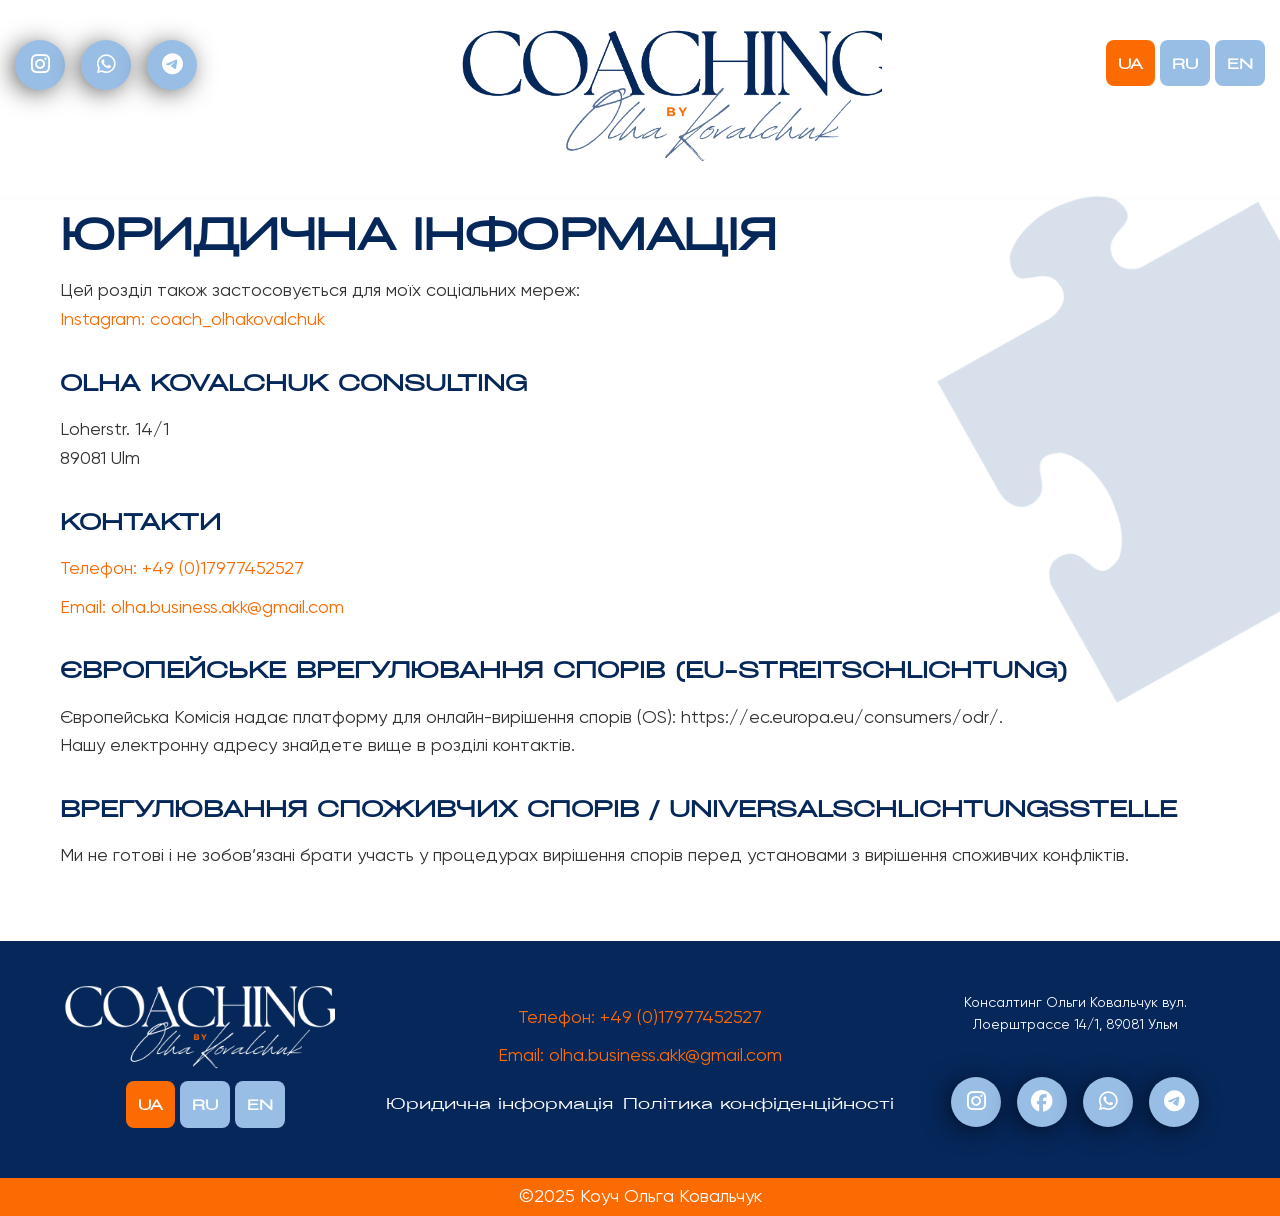
<file: Impressum.html>
<!DOCTYPE html>
<html lang="uk">
  <head>
    <meta charset="UTF-8" />
    <meta name="viewport" content="width=device-width, initial-scale=1.0" />
    <title>Ольга Ковальчук | Коуч ICF</title>
    <link
      rel="stylesheet"
      href="https://cdnjs.cloudflare.com/ajax/libs/font-awesome/6.4.2/css/all.min.css"
    />
    <link rel="stylesheet" href="style.css" />
    <link rel="preconnect" href="https://fonts.googleapis.com" />
    <link rel="preconnect" href="https://fonts.gstatic.com" crossorigin />
  </head>
  <body class="contract">
    <header class="header">
      <div class="header-container">
        <div class="header__top">
          <div class="social">
            <a
              href="https://www.instagram.com/coach_olhakovalchuk"
              target="_blank"
            >
              <i class="fa-brands fa-instagram"></i>
            </a>
            <a href="https://wa.me/+4917677452527" target="_blank">
              <i class="fa-brands fa-whatsapp"></i>
            </a>
            <a href="https://t.me/+4917677452527" target="_blank">
              <i class="fa-brands fa-telegram"></i>
            </a>
          </div>
          <a href="index.html" class="logo">
            <img
              src="images/OLGAKOVALCHUK.png"
              alt="Ольга Ковальчук | Коуч ICF"
            />
          </a>
          <div class="lang-switcher">
            <a href="index-ua.html" class="lang-btn active">UA</a>
            <a href="index-ru.html" class="lang-btn">RU</a>
            <a href="index-en.html" class="lang-btn">EN</a>
          </div>
        </div>

        <nav class="nav">
          <div class="lang-switcher mobile">
            <a href="index-ua.html" class="lang-btn active">UA</a>
            <a href="index-ru.html" class="lang-btn">RU</a>
            <a href="index-en.html" class="lang-btn">EN</a>
          </div>
        </nav>
      </div>
    </header>
    <section id="impressum" class="section">
      <div class="container">
        <h2 class="section-title">Юридична інформація</h2>

        <p>Цей розділ також застосовується для моїх соціальних мереж:</p>

        <div class="contac">
          <p>
            Instagram:
            <a
              href="https://www.instagram.com/coach_olhakovalchuk"
              target="_blank"
              >coach_olhakovalchuk</a
            >
          </p>
        </div>

        <h3>Olha Kovalchuk Consulting</h3>
        <p>
          Loherstr. 14/1<br />
          89081 Ulm
        </p>

        <h3>Контакти</h3>
        <div class="contac">
          <p>Телефон: <a href="tel:+4917977452527">+49 (0)17977452527</a></p>
          <p>
            Email:
            <a href="mailto:olha.business.akk@gmail.com"
              >olha.business.akk@gmail.com</a
            >
          </p>
        </div>
        <h3>Європейське врегулювання спорів (EU-Streitschlichtung)</h3>
        <p>
          Європейська Комісія надає платформу для онлайн-вирішення спорів (OS):
          <a href="https://ec.europa.eu/consumers/odr/" target="_blank"
            >https://ec.europa.eu/consumers/odr/</a
          >.<br />
          Нашу електронну адресу знайдете вище в розділі контактів.
        </p>

        <h3>Врегулювання споживчих спорів / Universal­schlichtungs­stelle</h3>
        <p>
          Ми не готові і не зобов’язані брати участь у процедурах вирішення
          спорів перед установами з вирішення споживчих конфліктів.
        </p>
      </div>
    </section>

    <footer id="contacts">
      <div class="container">
        <div>
          <a href="index.html" class="logo">
            <img
              src="images/OLGAKOVALCHUK-w.png"
              alt="Ольга Ковальчук | Коуч ICF"
            />
          </a>
          <div class="lang-switcher">
            <a href="index-ua.html" class="lang-btn active">UA</a>
            <a href="index-ru.html" class="lang-btn">RU</a>
            <a href="index-en.html" class="lang-btn">EN</a>
          </div>
        </div>
        <div>
          <div class="contac">
            <p>Телефон: <a href="tel:+4917977452527">+49 (0)17977452527</a></p>
            <p>
              Email:
              <a href="mailto:olha.business.akk@gmail.com"
                >olha.business.akk@gmail.com</a
              >
            </p>
          </div>

          <div class="contracts">
            <a href="Impressum.html">Юридична інформація</a>
            <a href="PrivacyPolicy.html">Політика конфіденційності</a>
          </div>
        </div>
        <div>
          <div class="text">
            Консалтинг Ольги Ковальчук вул. Лоерштрассе 14/1, 89081 Ульм
          </div>
          <div class="social">
            <a
              href="https://www.instagram.com/coach_olhakovalchuk"
              target="_blank"
            >
              <i class="fa-brands fa-instagram"></i>
            </a>
            <a href="https://www.facebook.com/твій_нік" target="_blank">
              <i class="fa-brands fa-facebook"></i>
            </a>
            <a href="https://wa.me/+4917677452527" target="_blank">
              <i class="fa-brands fa-whatsapp"></i>
            </a>
            <a href="https://t.me/+4917677452527" target="_blank">
              <i class="fa-brands fa-telegram"></i>
            </a>
          </div>
        </div>
      </div>
      <div class="bottom-footer">
        <p>©2025 Коуч Ольга Ковальчук</p>
      </div>
    </footer>
  </body>
</html>
</file>
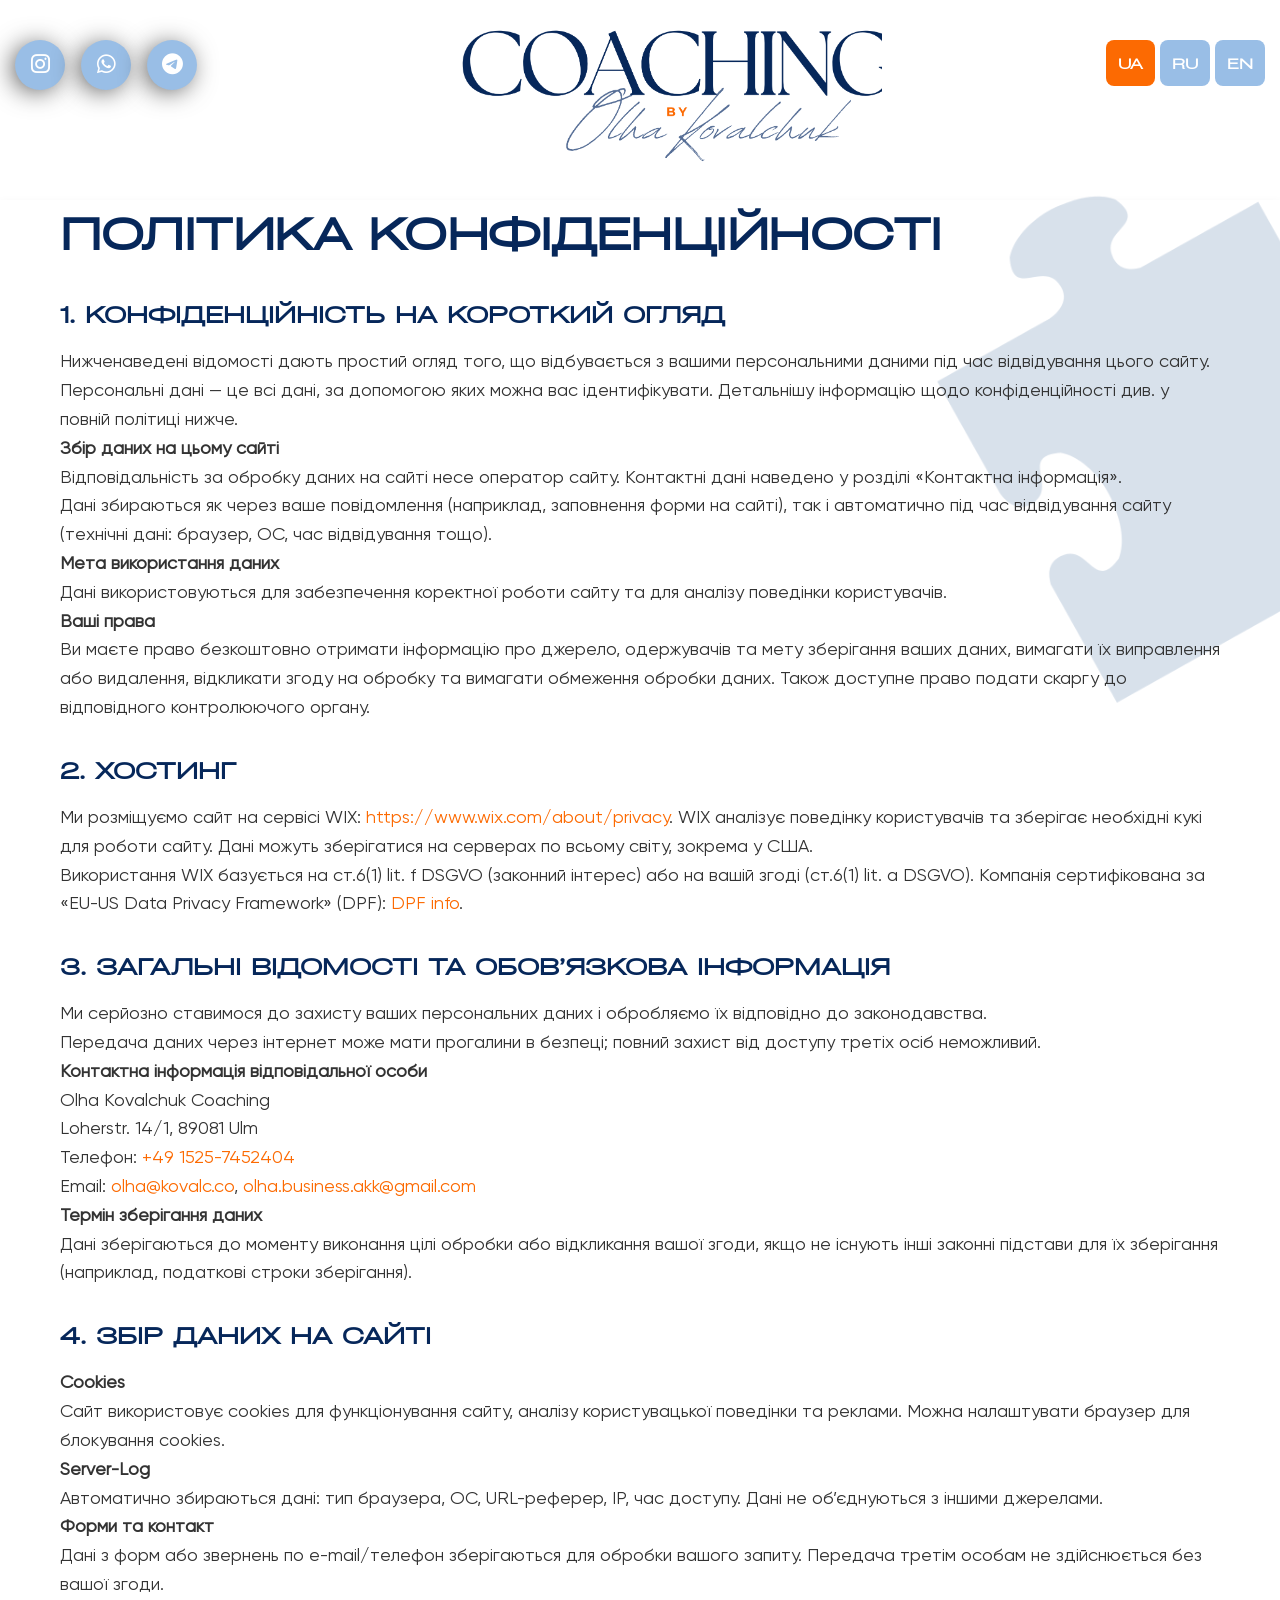
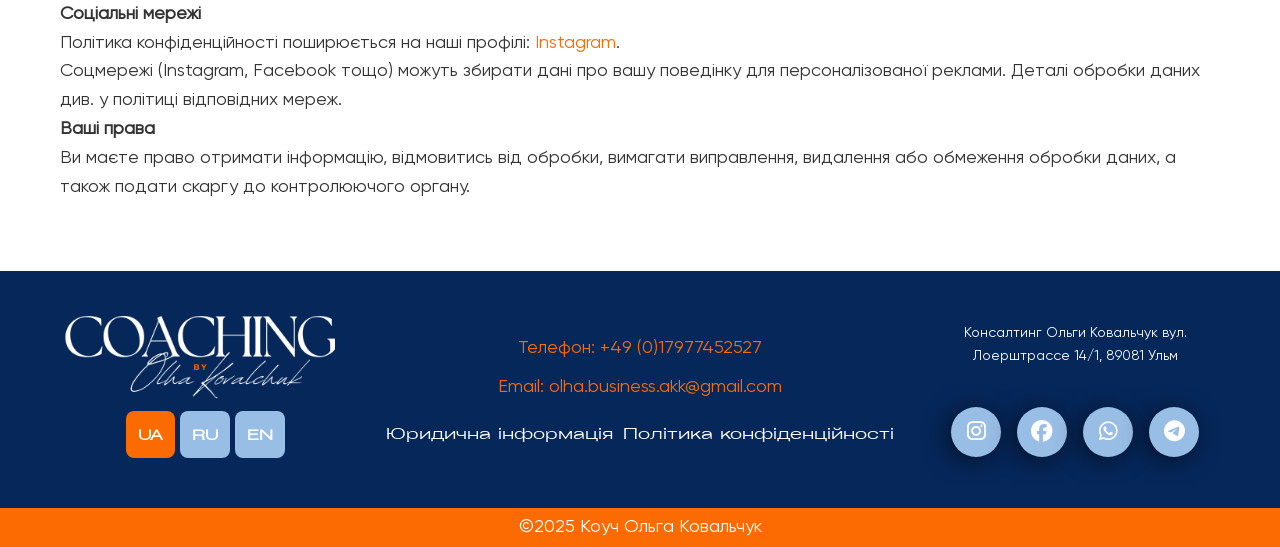
<file: PrivacyPolicy.html>
<!DOCTYPE html>
<html lang="uk">
  <head>
    <meta charset="UTF-8" />
    <meta name="viewport" content="width=device-width, initial-scale=1.0" />
    <title>Ольга Ковальчук | Коуч ICF</title>
    <link
      rel="stylesheet"
      href="https://cdnjs.cloudflare.com/ajax/libs/font-awesome/6.4.2/css/all.min.css"
    />
    <link rel="stylesheet" href="style.css" />
    <link rel="preconnect" href="https://fonts.googleapis.com" />
    <link rel="preconnect" href="https://fonts.gstatic.com" crossorigin />
  </head>
  <body class="contract">
    <header class="header">
      <div class="header-container">
        <div class="header__top">
          <div class="social">
            <a
              href="https://www.instagram.com/coach_olhakovalchuk"
              target="_blank"
            >
              <i class="fa-brands fa-instagram"></i>
            </a>
            <a href="https://wa.me/+4917677452527" target="_blank">
              <i class="fa-brands fa-whatsapp"></i>
            </a>
            <a href="https://t.me/+4917677452527" target="_blank">
              <i class="fa-brands fa-telegram"></i>
            </a>
          </div>
          <a href="index.html" class="logo">
            <img
              src="images/OLGAKOVALCHUK.png"
              alt="Ольга Ковальчук | Коуч ICF"
            />
          </a>
          <div class="lang-switcher">
            <a href="index-ua.html" class="lang-btn active">UA</a>
            <a href="index-ru.html" class="lang-btn">RU</a>
            <a href="index-en.html" class="lang-btn">EN</a>
          </div>
        </div>

        <nav class="nav">
          <div class="lang-switcher mobile">
            <a href="index-ua.html" class="lang-btn active">UA</a>
            <a href="index-ru.html" class="lang-btn">RU</a>
            <a href="index-en.html" class="lang-btn">EN</a>
          </div>
        </nav>
      </div>
    </header>
    <section id="privacy" class="section">
      <div class="container">
        <h2 class="section-title">Політика конфіденційності</h2>

        <h3>1. Конфіденційність на короткий огляд</h3>
        <p>
          Нижченаведені відомості дають простий огляд того, що відбувається з
          вашими персональними даними під час відвідування цього сайту.
          Персональні дані — це всі дані, за допомогою яких можна вас
          ідентифікувати. Детальнішу інформацію щодо конфіденційності див. у
          повній політиці нижче.
        </p>

        <h4>Збір даних на цьому сайті</h4>
        <p>
          Відповідальність за обробку даних на сайті несе оператор сайту.
          Контактні дані наведено у розділі «Контактна інформація».
        </p>
        <p>
          Дані збираються як через ваше повідомлення (наприклад, заповнення
          форми на сайті), так і автоматично під час відвідування сайту
          (технічні дані: браузер, ОС, час відвідування тощо).
        </p>

        <h4>Мета використання даних</h4>
        <p>
          Дані використовуються для забезпечення коректної роботи сайту та для
          аналізу поведінки користувачів.
        </p>

        <h4>Ваші права</h4>
        <p>
          Ви маєте право безкоштовно отримати інформацію про джерело,
          одержувачів та мету зберігання ваших даних, вимагати їх виправлення
          або видалення, відкликати згоду на обробку та вимагати обмеження
          обробки даних. Також доступне право подати скаргу до відповідного
          контролюючого органу.
        </p>

        <h3>2. Хостинг</h3>
        <p>
          Ми розміщуємо сайт на сервісі WIX:
          <a href="https://www.wix.com/about/privacy" target="_blank"
            >https://www.wix.com/about/privacy</a
          >. WIX аналізує поведінку користувачів та зберігає необхідні кукі для
          роботи сайту. Дані можуть зберігатися на серверах по всьому світу,
          зокрема у США.
        </p>
        <p>
          Використання WIX базується на ст.6(1) lit. f DSGVO (законний інтерес)
          або на вашій згоді (ст.6(1) lit. a DSGVO). Компанія сертифікована за
          «EU-US Data Privacy Framework» (DPF):
          <a
            href="https://www.dataprivacyframework.gov/s/participant-search/participantdetail?contact=true&id=a2zt0000000GnbGAAS&status=Active"
            target="_blank"
            >DPF info</a
          >.
        </p>

        <h3>3. Загальні відомості та обов’язкова інформація</h3>
        <p>
          Ми серйозно ставимося до захисту ваших персональних даних і обробляємо
          їх відповідно до законодавства.
        </p>
        <p>
          Передача даних через інтернет може мати прогалини в безпеці; повний
          захист від доступу третіх осіб неможливий.
        </p>

        <h4>Контактна інформація відповідальної особи</h4>
        <p>
          Olha Kovalchuk Coaching<br />
          Loherstr. 14/1, 89081 Ulm<br />
          Телефон: <a href="tel:+4915257452404">+49 1525-7452404</a><br />
          Email: <a href="mailto:olha@kovalc.co">olha@kovalc.co</a>,
          <a href="mailto:olha.business.akk@gmail.com"
            >olha.business.akk@gmail.com</a
          >
        </p>

        <h4>Термін зберігання даних</h4>
        <p>
          Дані зберігаються до моменту виконання цілі обробки або відкликання
          вашої згоди, якщо не існують інші законні підстави для їх зберігання
          (наприклад, податкові строки зберігання).
        </p>

        <h3>4. Збір даних на сайті</h3>
        <h4>Cookies</h4>
        <p>
          Сайт використовує cookies для функціонування сайту, аналізу
          користувацької поведінки та реклами. Можна налаштувати браузер для
          блокування cookies.
        </p>

        <h4>Server-Log</h4>
        <p>
          Автоматично збираються дані: тип браузера, ОС, URL-реферер, IP, час
          доступу. Дані не об’єднуються з іншими джерелами.
        </p>

        <h4>Форми та контакт</h4>
        <p>
          Дані з форм або звернень по e-mail/телефон зберігаються для обробки
          вашого запиту. Передача третім особам не здійснюється без вашої згоди.
        </p>

        <h4>Соціальні мережі</h4>
        <p>
          Політика конфіденційності поширюється на наші профілі:
          <a
            href="https://www.instagram.com/coach_olhakovalchuk"
            target="_blank"
            >Instagram</a
          >.
        </p>
        <p>
          Соцмережі (Instagram, Facebook тощо) можуть збирати дані про вашу
          поведінку для персоналізованої реклами. Деталі обробки даних див. у
          політиці відповідних мереж.
        </p>

        <h4>Ваші права</h4>
        <p>
          Ви маєте право отримати інформацію, відмовитись від обробки, вимагати
          виправлення, видалення або обмеження обробки даних, а також подати
          скаргу до контролюючого органу.
        </p>
      </div>
    </section>

    <footer id="contacts">
      <div class="container">
        <div>
          <a href="index.html" class="logo">
            <img
              src="images/OLGAKOVALCHUK-w.png"
              alt="Ольга Ковальчук | Коуч ICF"
            />
          </a>
          <div class="lang-switcher">
            <a href="index-ua.html" class="lang-btn active">UA</a>
            <a href="index-ru.html" class="lang-btn">RU</a>
            <a href="index-en.html" class="lang-btn">EN</a>
          </div>
        </div>
        <div>
          <div class="contac">
            <p>Телефон: <a href="tel:+4917977452527">+49 (0)17977452527</a></p>
            <p>
              Email:
              <a href="mailto:olha.business.akk@gmail.com"
                >olha.business.akk@gmail.com</a
              >
            </p>
          </div>

          <div class="contracts">
            <a href="Impressum.html">Юридична інформація</a>
            <a href="PrivacyPolicy.html">Політика конфіденційності</a>
          </div>
        </div>
        <div>
          <div class="text">
            Консалтинг Ольги Ковальчук вул. Лоерштрассе 14/1, 89081 Ульм
          </div>
          <div class="social">
            <a
              href="https://www.instagram.com/coach_olhakovalchuk"
              target="_blank"
            >
              <i class="fa-brands fa-instagram"></i>
            </a>
            <a href="https://www.facebook.com/твій_нік" target="_blank">
              <i class="fa-brands fa-facebook"></i>
            </a>
            <a href="https://wa.me/+4917677452527" target="_blank">
              <i class="fa-brands fa-whatsapp"></i>
            </a>
            <a href="https://t.me/+4917677452527" target="_blank">
              <i class="fa-brands fa-telegram"></i>
            </a>
          </div>
        </div>
      </div>
      <div class="bottom-footer">
        <p>©2025 Коуч Ольга Ковальчук</p>
      </div>
    </footer>
  </body>
</html>
</file>
<file: style.css>
@font-face {
  font-family: "Grotesk";
  src: url("./fonts//cy-grotesk-grand-regular.ttf") format("truetype");
  font-weight: 400;
  font-style: normal;
}

@font-face {
  font-family: "Gilroy";
  src: url("./fonts/Gilroy-Regular.ttf") format("opentype");
  font-weight: 400;
  font-style: normal;
}

@font-face {
  font-family: "LindseySignature";
  src: url("./fonts/LindseySignature.ttf") format("opentype");
  font-weight: 400;
  font-style: normal;
}

:root {
  --blue: #06275a;
  --orange: #fc6a02;
  --blue-light: #99bee6;
  --white: #ffffff;
  --black: #333333;
  --font-heading: "Grotesk", sans-serif;
  --font-text: "Gilroy", sans-serif;
  --font-signature: "LindseySignature", sans-serif;
}

*,
*::before,
*::after {
  box-sizing: border-box;
  margin: 0;
  padding: 0;
}

img,
picture,
video,
canvas,
svg {
  display: block;
  max-width: 100%;
  height: auto;
}

input,
button,
textarea,
select {
  font: inherit;
  border: none;
  background: none;
}

button {
  cursor: pointer;
}

a {
  color: inherit;
  text-decoration: none;
}

ul,
ol {
  list-style: none;
}

table {
  border-collapse: collapse;
  border-spacing: 0;
}

:focus {
  outline: none;
}

html,
body {
  height: 100%;
  scroll-behavior: smooth;
  font-size: 18px;
  line-height: 1.6;
}

body {
  font-family: var(--font-text);
  background: var(--white);
  color: var(--black);
  overflow-x: hidden;
}

.container {
  max-width: 1200px;
  margin: 0 auto;
  padding: 0 20px;
}

.header {
  position: relative;
  top: 0;
  left: 0;
  width: 100%;
  background: var(--white);
  padding: 0 15px;
  box-shadow: 0 3px 10px rgba(0, 0, 0, 0.05);
  z-index: 1000;
  min-height: 100vh;
  display: flex;
  flex-direction: column;
  align-items: center;
  overflow-x: hidden;
}

.header::after {
  position: absolute;
  content: "";
  background-image: url(images/back.png);
  background-repeat: no-repeat;
  background-size: contain;
  right: -36vw;
  top: 150px;
  height: 70vh;
  width: 63vw;
  z-index: -1;
  opacity: 0.3;
}

.header__top {
  display: flex;
  align-items: flex-start;
  justify-content: space-between;
  width: 100vw;
  padding: 0 15px;
  max-width: 1300px;
  margin: auto;
}

.header__inner {
  display: flex;
  justify-content: space-between;
  align-items: center;
}

.logo {
  height: 200px;
  overflow: hidden;
  display: flex;
  justify-content: center;
}

.logo img {
  height: 575px;
  object-fit: contain;
  object-position: 25px -50px;
}

.nav {
  display: flex;
  align-items: center;
  justify-content: center;
  width: 100%;
}

.nav-list {
  display: flex;
  gap: 50px;
}

.nav-list a {
  font-size: 17px;
  transition: 0.3s;
  color: var(--black);
  font-family: var(--font-heading);
}

.nav-list a:hover {
  color: var(--orange);
}

.btn-join {
  padding: 8px 14px 12px;
  background: var(--orange);
  color: var(--white);
  border-radius: 0;
  font-size: 20px;
}

nav a.btn-join {
  padding: 8px 14px 12px;
  background: var(--blue-light);
  color: var(--white);
  border-radius: 0;
  font-size: 20px;
  font-weight: 300;
}

.btn-join i {
  padding-right: 15px;
  font-size: 20px;
}

.burger {
  display: none;
  flex-direction: column;
  gap: 5px;
  cursor: pointer;
  padding-top: 25px;
}

.burger span {
  width: 25px;
  height: 2px;
  background: var(--blue);
  transition: 0.3s;
}

.burger.active span:nth-child(1) {
  transform: rotate(45deg) translate(5px, 5px);
}
.burger.active span:nth-child(2) {
  opacity: 0;
}
.burger.active span:nth-child(3) {
  transform: rotate(-45deg) translate(5px, -5px);
}

@media (max-width: 1200px) and (min-width: 1048px) {
  .nav-list a {
    font-size: 14px;
  }
  .nav-list {
    gap: 10px;
  }
}
@media (max-width: 1048px) {
  .nav {
    position: absolute;
    top: 0;
    right: 0;
    background: var(--blue);
    height: 70vh;
    width: 100%;
    display: none;
    flex-direction: column;
    padding: 20px;
    gap: 15px;
    z-index: 100000;
  }
  .nav-list a {
    color: var(--white);
    font-size: 15px;
  }
  .nav.open {
    display: flex;
  }
  .nav-list {
    flex-direction: column;
    align-items: center;
    gap: 15px;
  }
  .burger {
    display: flex;
    position: relative;
    right: 0;
    z-index: 1000000;
  }
  .open .burger span {
    background: var(--white);
  }
  .logo img {
    height: 300px;
    object-fit: contain;
    object-position: -5px -28px;
  }

  .header::after {
    display: none;
  }
}

.hero {
  display: flex;
  align-items: center;
  justify-content: center;
  gap: 50px;
  padding-top: 60px;
}

.hero > img {
  max-height: 60vh;
}

.hero-container {
  display: flex;
  flex-direction: column;
  align-items: center;
  justify-content: center;
}

.hero__content {
  position: relative;
  text-align: center;
  max-width: 735px;
  animation: fadeUp 1.3s ease forwards;
  opacity: 0;
  transform: translateY(20px);
}

.hero-container h2 {
  font-size: 20px;
  letter-spacing: -0.5px;
  color: var(--blue);
  margin-bottom: 10px;
  text-transform: uppercase;
  font-family: var(--font-heading);
  text-align: center;
  background-color: #c4dbf3;
  padding: 10px;
}

.hero__title {
  font-size: 40px;
  margin-bottom: 20px;
  letter-spacing: 3px;
  text-align: center;
}

.hero__title span {
  font-family: var(--font-heading);
  text-transform: uppercase;
  font-size: 33px;
  display: block;
  margin-top: -10px;
  color: var(--blue-light);
  font-weight: 500;
  margin: 5px auto;
  text-shadow: 0 1px 2px rgba(0, 0, 0, 0.15);
}

.hero__text {
  font-size: 20px;
  line-height: 1.6;
  margin-bottom: 30px;
  margin-top: 20px;
  position: relative;
  display: block;
  text-align: center;
}

.btn {
  display: inline-flex;
  align-items: center;
  gap: 10px;
  background: var(--blue);
  color: var(--white);
  padding: 12px 25px;
  font-size: 20px;
  text-transform: uppercase;
  border-radius: 130px;
  transition: background 0.3s ease, color 0.3s ease;
}

.btn:hover {
  background-color: var(--orange);
}

.btn i {
  font-size: 30px;
}

@keyframes fadeUp {
  to {
    opacity: 1;
    transform: translateY(0);
  }
}

@media (max-width: 1048px) {
  .header {
    height: auto;
    min-height: 100vh;
    background: linear-gradient(
        to bottom,
        rgba(255, 255, 255, 0.4),
        rgba(255, 255, 255, 0)
      ),
      url("images/header-m.png") center/cover no-repeat;
  }
  .hero > img {
    display: none;
  }
  .hero__title {
    font-size: 14px;
    margin-bottom: 0;
  }
  .hero__title span {
    font-size: 25px;
    margin: 5px auto;
    color: var(--blue);
  }
  .header__top .mobile {
    display: none;
  }
  .hero-container {
    position: absolute;
    bottom: 0;
    margin: 20px;
    display: flex;
    background-color: rgba(255, 255, 255, 0.4);
    padding: 15px;
  }
  .hero__text {
    font-size: 14px;
    margin-bottom: 5px;
    font-weight: 600;
    margin-top: 0;
  }
  .btn i {
    font-size: 15px;
  }
  .btn {
    font-size: 12px;
    margin: auto;
  }
}

.social {
  display: flex;
  align-items: center;
  justify-content: center;
  gap: 16px;
  padding-top: 40px;
}

.social a {
  font-size: 1.2rem;
  color: var(--white);
  background-color: var(--blue-light);
  width: 50px;
  height: 50px;
  border-radius: 100%;
  display: flex;
  align-items: center;
  justify-content: center;
  transition: color 0.3s ease;
  box-shadow: -4px 3px 27px -3px rgba(0, 0, 0, 0.75);
}

.social a:hover {
  color: var(--blue);
}

.lang-switcher {
  display: flex;
  gap: 5px;
  align-items: center;
  padding-top: 40px;
}

.lang-btn {
  padding: 12px;
  background: var(--blue-light);
  color: var(--white);
  font-weight: 600;
  font-family: var(--font-heading);
  border-radius: 8px;
  transition: 0.3s;
  font-size: 14px;
}

.lang-btn:hover {
  background: var(--orange);
  color: var(--white);
}

.lang-btn.active {
  background: var(--orange);
  color: var(--white);
}

@media (min-width: 1047px) {
  .nav .mobile {
    display: none;
  }
}

section {
  padding: 140px 0 70px;
}
.experience {
  position: relative;
  background: var(--bg-cream);
  overflow: hidden;
  color: #fff;
  padding-bottom: 0;
}

.experience::before {
  content: "";
  position: absolute;
  top: 0;
  left: 0;
  width: 100%;
  height: 130%;
  background-image: url("images/about-back.jpg");
  background-size: cover;
  background-position: center;
  background-repeat: no-repeat;
  transform: translateY(0);
  transition: transform 0.2s linear;
  will-change: transform;
  z-index: 0;
}

.services.experience::before {
  background-image: url("images/services-back.png");
}

.experience .container {
  position: relative;
  z-index: 2;
}

.exp-bg {
  position: absolute;
  top: -100px;
  right: -100px;
  width: 400px;
  height: 400px;
  background: radial-gradient(
    circle,
    var(--accent-terracotta) 0%,
    transparent 70%
  );
  opacity: 0.15;
  filter: blur(100px);
  z-index: 1;
}

.exp-header {
  text-align: center;
  max-width: 600px;
  margin: 0 auto 80px;
}

h2 {
  font-size: 42px;
  letter-spacing: -0.5px;
  color: var(--blue);
  margin-bottom: 10px;
  text-transform: uppercase;
  font-family: var(--font-heading);
}

.exp-header p {
  font-size: 18px;
  color: var(--text-muted);
}

.exp-card p span {
  color: var(--orange);
  font-size: 20px;
  text-transform: uppercase;
}

.exp-grid {
  display: grid;
  grid-template-columns: repeat(auto-fit, minmax(280px, 1fr));
  gap: 40px;
  color: var(--black);
}

.exp-card {
  background: #fff;
  border-radius: 24px;
  padding: 40px 32px;
  box-shadow: 0 10px 40px rgba(0, 0, 0, 0.04);
  position: relative;
}

.exp-num {
  position: absolute;
  top: 24px;
  right: 32px;
  font-size: 56px;
  font-weight: 700;
  opacity: 0.5;
  color: var(--blue-light);
  font-family: "Oswald", sans-serif;
  text-shadow: 0 1px 2px rgba(0, 0, 0, 0.15);
}

h3 {
  font-size: 22px;
  margin-bottom: 16px;
  color: var(--blue);
  font-family: var(--font-heading);
  text-transform: uppercase;
}

.exp-card p {
  color: var(--text-dark);
  line-height: 1.6;
  font-size: 17px;
}
.experience .logo {
  margin-top: 50px;
}
@media (max-width: 768px) {
  section {
    padding: 80px 0;
  }

  h2 {
    font-size: 30px;
    text-align: center;
  }

  .exp-card {
    padding: 28px 24px;
  }

  .exp-num {
    font-size: 42px;
  }
}

.clients {
  color: var(--blue);
  position: relative;
}

.clients::after {
  position: absolute;
  content: "";
  background-image: url(images/back.png);
  background-repeat: no-repeat;
  background-size: contain;
  left: -18px;
  top: 0;
  height: 118vh;
  width: 73vw;
  z-index: -1;
  opacity: 0.4;
}

.clients-grid {
  display: grid;
  grid-template-columns: repeat(auto-fit, minmax(280px, 1fr));
  gap: 30px;
  align-items: center;
}

.clients-grid .card {
  display: flex;
  flex-direction: column;
  align-items: center;
  justify-content: center;
}

.clients-grid .card p {
  margin-bottom: -70px;
  text-align: center;
  padding: 15px;
}
.clients-grid .card .logo img {
  height: 256px;
  object-fit: contain;
  object-position: -5px 80px;
}

.client-card {
  position: relative;
  height: 400px;
  border-radius: 20px;
  overflow: hidden;
  background-size: cover;
  background-position: top;
  cursor: pointer;
  display: flex;
  align-items: center;
  justify-content: center;
  transition: transform 0.3s ease, box-shadow 0.3s ease;
}

.client-card:hover {
  transform: translateY(-10px);
  box-shadow: 0 15px 40px rgba(0, 0, 0, 0.3);
}

.client-overlay {
  position: absolute;
  inset: 0;
  background: rgba(0, 0, 0, 0.75);
  color: #fff;
  display: flex;
  flex-direction: column;
  align-items: center;
  justify-content: center;
  text-align: center;
  padding: 20px;
  transition: background 0.3s ease;
}

.client-card:hover .client-overlay {
  background: rgba(0, 0, 0, 0.6);
}

.client-overlay h3 {
  margin-bottom: 15px;
  font-size: 20px;
  font-family: var(--font-heading);
  color: var(--white);
  line-height: 1.6;
}

.client-btn {
  position: absolute;
  bottom: 20px;
  background: var(--white);
  color: var(--blue);
  padding: 8px 16px;
  border-radius: 50px;
  font-weight: 600;
  font-size: 16px;
  cursor: pointer;
  transition: background 0.3s ease, color 0.3s ease;
}

.client-btn:hover {
  background: var(--orange);
  color: #fff;
}

.btn-small {
  background: var(--white);
  color: var(--blue);
  padding: 8px 16px;
  border-radius: 50px;
  font-weight: 600;
  font-size: 16px;
  cursor: pointer;
  margin-top: 20px;
  border: 1px solid var(--blue);
  transition: background 0.3s ease, color 0.3s ease;
}

.btn-small:hover {
  background: var(--orange);
  color: #fff;
}

.modal {
  position: fixed;
  top: 0;
  left: 0;
  width: 100%;
  height: 100%;
  display: none;
  background: rgba(0, 0, 0, 0.6);
  align-items: center;
  justify-content: center;
  z-index: 10000;
  padding: 20px;
  overflow-y: auto;
}

.modal-content {
  background: #fff;
  padding: 30px;
  border-radius: 20px;
  max-width: 600px;
  width: 100%;
  text-align: center;
  position: relative;
  margin: 40px auto;
  max-height: 90vh;
  overflow-y: auto;
}

.modal .btn {
  font-size: 16px;
  text-transform: lowercase;
  margin-top: 30px;
}

.modal-content {
  background: #fff;
  padding: 30px;
  border-radius: 20px;
  max-width: 500px;
  width: 100%;
  text-align: center;
  position: relative;
}

.modal-close {
  position: absolute;
  top: 15px;
  right: 20px;
  font-size: 28px;
  cursor: pointer;
}

@media (max-width: 768px) {
  .client-card {
    height: 300px;
  }

  .client-overlay h3 {
    font-size: 18px;
  }
}

.certs {
  position: relative;
  padding: 10px 10px 20px;
  max-width: 800px;
  margin: 30px auto;
}

.certs h3 {
  margin-top: 40px;
  color: #fff;
  text-align: center;
}

.certs p {
  text-align: center;
}

.certs-carousel {
  position: relative;
  max-width: 100%;
  margin: 12px auto 0;
}

#reviews .certs-carousel {
  max-width: 800px;
}
.certs-viewport {
  position: relative;
  overflow: visible;
  perspective: 100%;
  -webkit-mask-image: linear-gradient(
    90deg,
    transparent 0%,
    #000 7%,
    #000 93%,
    transparent 100%
  );
  mask-image: linear-gradient(
    90deg,
    transparent 0%,
    #000 7%,
    #000 93%,
    transparent 100%
  );
  padding: 30px;
}
.certs-slide {
  position: absolute;
  left: 50%;
  top: 0;
  width: clamp(200px, 36vw, 300px);
  aspect-ratio: 4/3;
  transform: translate3d(-50%, 0, 0);
  transform-style: preserve-3d;
  transition: transform 0.45s cubic-bezier(0.22, 0.61, 0.36, 1),
    opacity 0.35s ease, filter 0.35s ease;
  will-change: transform;
  z-index: 1;
  opacity: 0.85;
}
.certs-slide.is-active {
  z-index: 30;
  opacity: 1;
}
.certs-slide img {
  width: 100%;
  height: 100%;
  object-fit: cover;
  display: block;
  border-radius: 18px;
  background: #fff;
  box-shadow: 0 24px 60px rgba(0, 0, 0, 0.18),
    0 6px 20px rgba(107, 107, 107, 0.25);
  border: 1px solid #00000010;
  pointer-events: auto;
  cursor: pointer;
}

.certs-btn {
  position: absolute;
  top: 40%;
  transform: translateY(-50%);
  width: 44px;
  height: 44px;
  border-radius: 50%;
  border: 0;
  background: var(--orange);
  color: #fff;
  box-shadow: -4px 3px 29px 4px rgba(0, 0, 0, 0.25);
  cursor: pointer;
  z-index: 40;
  transition: transform 0.18s ease, box-shadow 0.18s ease, filter 0.18s ease;
}
.certs-btn.prev {
  left: -6px;
}
.certs-btn.next {
  right: -6px;
}

.certs-btn::before {
  content: "";
  position: absolute;
  inset: 0;
  width: 16px;
  height: 16px;
  margin: auto;
  background: #fff;
  clip-path: polygon(30% 50%, 70% 20%, 70% 80%);
  transform: rotate(180deg);
}
.certs-btn.next::before {
  transform: none;
}

.certs-btn:hover {
  transform: translateY(-50%) scale(1.04);
  box-shadow: 0 18px 34px rgba(133, 133, 133, 0.55);
  filter: saturate(1.05);
}
.certs-btn:active {
  transform: translateY(-50%) scale(0.98);
  box-shadow: 0 10px 20px rgba(127, 126, 126, 0.5);
}
.certs-btn:focus-visible {
  outline: none;
  box-shadow: 0 0 0 3px #fff, 0 0 0 6px rgba(129, 129, 129, 0.85);
}
@media (max-width: 1048px) {
  .certs-btn.prev {
    left: 4px;
  }
  .certs-btn.next {
    right: 4px;
  }
}
@media (max-width: 560px) {
  .certs-btn {
    width: 40px;
    height: 40px;
  }
}

.certs-dots {
  display: flex;
  gap: 10px;
  align-items: center;
  justify-content: center;
  flex-wrap: wrap;
  margin-top: -50px;
}
.certs-dot {
  width: 8px;
  height: 8px;
  border-radius: 999px;
  background: #d7d7d7;
  border: 0;
  cursor: pointer;
  transition: transform 0.18s ease, background 0.18s ease, box-shadow 0.18s ease;
}
.certs-dot[aria-selected="true"] {
  background: var(--accent);
  transform: scale(1.35);
  box-shadow: 0 0 0 6px rgba(171, 165, 166, 0.15);
}

.certs-progress {
  height: 4px;
  border-radius: 999px;
  overflow: hidden;
  margin: 14px auto 0;
  max-width: 680px;
}
.certs-progress span {
  display: block;
  height: 100%;
  width: 0%;
  background: var(--accent);
  box-shadow: 0 6px 16px rgba(160, 155, 156, 0.45);
}

@media (max-width: 560px) {
  .certs {
    padding: 0 15px;
  }
  .certs-viewport {
    padding: 34px 0 48px;
  }
}

.experience h2 {
  color: #fff;
}

.services .exp-card {
  display: flex;
  flex-direction: column;
  align-items: center;
  justify-content: space-between;
  text-align: center;
  cursor: pointer;
  transition: all 0.18s ease;
}

.services .exp-card img {
  margin: -60px 20px 20px;
  width: 100%;
  height: 250px;
  border-radius: 20px;
  border: 1px solid;
  object-fit: cover;
}

.exp-card h4 {
  color: var(--orange);
}

.services .container .exp-grid {
  margin-bottom: 140px;
}

.services .exp-card .btn-small {
  position: absolute;
  bottom: -70px;
  width: 90%;
}

.services .container .exp-grid:last-child {
  margin-top: 60px;
}
@media (max-width: 1048px) {
  .services .container .exp-grid:last-child {
    margin-top: -60px;
  }
}

.process-grid {
  display: flex;
  flex-wrap: wrap;
  gap: 40px;
  justify-content: center;
  text-align: center;
}

.process .container {
  display: flex;
  flex-direction: column;
  gap: 40px;
  text-align: center;
  align-items: center;
  justify-content: center;
}

.process .container > h3 {
  margin-top: 40px;
}

.process .container > p {
  font-size: 20px;
  max-width: 600px;
  margin: auto;
}

.process-step {
  background: #fff;
  border-radius: 24px;
  padding: 40px 30px;
  width: 260px;
  text-align: center;
  transform: translateY(40px);
  opacity: 0;
  box-shadow: 0 20px 60px rgba(0, 0, 0, 0.15);
  transition: all 0.8s cubic-bezier(0.68, -0.55, 0.27, 1.55);
}

.process-step.in-view {
  transform: translateY(0);
  opacity: 1;
}

.step-num {
  font-size: 64px;
  font-weight: 700;
  color: var(--orange);
  font-family: var(--font-heading);
  margin-bottom: 20px;
  text-shadow: 1px 1px 10px rgba(0, 0, 0, 0.1);
}

.step-text h3 {
  font-size: 22px;
  color: var(--blue);
  margin-bottom: 12px;
  font-family: var(--font-heading);
}

.step-text p {
  font-size: 17px;
  color: var(--black);
  line-height: 1.6;
}

.process-step:hover {
  transform: translateY(-10px) scale(1.05);
}

@media (max-width: 768px) {
  .process-grid {
    flex-direction: column;
    align-items: center;
  }
  .process-step {
    width: 90%;
  }
}
.process {
  position: relative;
  overflow-x: hidden;
}

.process-grid::after {
  position: absolute;
  content: "";
  background-image: url(images/back.png);
  background-repeat: no-repeat;
  background-size: contain;
  right: -18px;
  top: 0;
  height: 118vh;
  width: 73vw;
  z-index: -1;
  opacity: 0.4;
}

#reviews {
  background-image: url(images//about-back.jpg);
  background-repeat: no-repeat;
  background-size: cover;
  text-align: center;
  position: relative;
}

#reviews .certs {
  position: relative;
  z-index: 100;
  max-width: 100vw;
  color: #fff;
}

#reviews .certs h2 {
  color: #fff;
}

#reviews .certs-track {
  height: 420px;
}

#reviews .section-subtitle {
  max-width: 600px;
  margin: auto;
}

#reviews .certs-dots {
  margin-top: 0;
}

.review-card {
  border-radius: 24px;
  padding: 40px 32px;
  box-shadow: 0 10px 40px rgba(0, 0, 0, 0.04);
  border: 2px solid var(--blue);
  background-color: #fff;
  display: flex;
  flex-direction: column;
  justify-content: center;
  height: 400px;
  text-align: center;
  font-family: var(--font-main);
}

.review-text {
  font-style: italic;
  color: var(--blue);
  margin-bottom: 16px;
  line-height: 1.6;
  font-size: 16px;
}

.review-author {
  color: var(--orange);
  font-weight: 600;
  font-size: 0.95rem;
}

@media (max-width: 992px) {
  .review-text {
    font-size: 12px;
  }
  .btn-read {
    font-size: 12px;
    width: 130px;
    padding: 5px 10px;
    border-radius: 4px;
    margin: 10px auto;
  }
  .review-author {
    font-size: 12px;
  }
  #reviews .certs-viewport {
    padding: 10px 0 0;
  }
}

.btn-read {
  background: var(--blue);
  color: var(--white);
  padding: 8px 16px;
  border-radius: 50px;
  font-weight: 600;
  font-size: 14px;
  cursor: pointer;
  margin-top: 20px;
  transition: background 0.3s ease, color 0.3s ease;
}

.btn-read:hover {
  background: var(--orange);
  color: #fff;
}
.close {
  position: absolute;
  right: 10px;
  top: 10px;
}

@media (max-width: 1048px) {
  #reviews .certs {
    padding: 70px 15px;
  }
  #reviews {
    overflow-x: hidden;
  }
  .modal-text {
    font-size: 14px;
  }
  .modal .btn {
    font-size: 14px;
  }
}

.faq {
  background: #fff;
  padding: 100px 15px;
}
.faq .section-title {
  text-align: center;
  margin-bottom: 40px;
}
.faq-list {
  max-width: 900px;
  margin: 0 auto;
}
.faq-item {
  border-bottom: 1px solid rgba(0, 0, 0, 0.1);
}
.faq-question {
  width: 100%;
  background: none;
  border: none;
  text-align: left;
  font-size: 20px;
  padding: 20px;
  cursor: pointer;
  font-weight: 600;
  color: #2b2017;
  display: flex;
  justify-content: space-between;
  align-items: center;
  transition: color 0.3s ease;
}
.faq-question:hover {
  color: var(--orange);
}
.faq-icon {
  font-size: 28px;
  color: var(--orange);
  transition: transform 0.3s ease;
}
.faq-answer {
  max-height: 0;
  overflow: hidden;
  transition: max-height 0.5s ease, opacity 0.4s ease;
  opacity: 0;
  padding: 0 20px;
}
.faq-answer p,
.faq-answer ul {
  color: var(--blue);
  font-size: 16px;
  line-height: 1.6;
  margin-bottom: 10px;
}
.faq-item.active .faq-answer {
  max-height: 1000px;
  opacity: 1;
  padding-bottom: 15px;
}
.faq-item.active .faq-answer {
  color: var(--orange);
}
.faq-item.active .faq-icon {
  transform: rotate(180deg);
  content: "−";
}

.faq-answer strong {
  color: var(--orange);
}

.faq-answer h6 {
  font-size: 16px;
}
@media (max-width: 700px) {
  .faq {
    padding: 50px 15px;
  }
  .faq-question {
    font-size: 18px;
    padding: 18px 10px;
  }
  .faq-icon {
    font-size: 24px;
  }
  .authors-section {
    padding-top: 50px;
  }
}

footer {
  background-color: var(--blue);
  color: var(--white);
  padding: 50px 0 0;
}

footer .container {
  display: flex;
  align-items: center;
  justify-content: space-between;
}

footer .container > div:first-child {
  display: flex;
  flex-direction: column;
  align-items: center;
  justify-content: center;
  width: 25%;
  margin-top: -70px;
}

footer .container > div:last-child {
  display: flex;
  flex-direction: column;
  align-items: center;
  justify-content: center;
  text-align: center;
  width: 25%;
}

footer .container > div:first-child .lang-switcher {
  margin: -80px auto 0;
}

footer .nav {
  display: flex;
  background: transparent;
  position: relative;
  height: auto;
}

footer .nav-list {
  gap: 15px;
}

footer .nav-list a {
  color: var(--white);
  font-size: 14px;
}

footer .logo img {
  object-position: -5px 14px;
}

.bottom-footer {
  margin-top: 50px;
  padding: 5px 15px;
  display: flex;
  align-items: center;
  justify-content: center;
  background-color: var(--orange);
}

.acc {
  width: 70px;
  margin: 30px 0 0;
}

.contac {
  display: flex;
  flex-direction: column;
  align-items: center;
  justify-content: center;
  gap: 10px;
  font-size: 18px;
  margin-bottom: 20px;
}

.contracts {
  display: flex;
  align-items: center;
  justify-content: center;
  text-align: center;
  gap: 10px;
  font-size: 15px;
  margin-top: 20px;
  font-family: var(--font-heading);
}

.contracts a {
  transition: color 0.3s ease;
}

.contracts a:hover {
  color: var(--orange);
}

.contac p {
  color: var(--orange);
  transition: all 0.3s ease;
}

.contac p:hover a {
  color: var(--white);
}

.text {
  font-size: 14px;
}

@media (max-width: 1048px) {
  footer .container {
    flex-direction: column;
  }
  .contac {
    margin-top: 30px;
  }
  footer .container > div,
  footer .container > div:last-child,
  footer .container > div:first-child {
    width: 95vw;
  }
  .text {
    max-width: 300px;
  }
  .contracts {
    flex-direction: column;
    margin-bottom: 30px;
  }
}

.contract header {
  background: none;
  height: auto;
  min-height: max-content;
  box-shadow: none;
}

.contract header::after {
  display: none;
}

.contract .section {
  box-shadow: 0 3px 10px rgba(0, 0, 0, 0.05);
}

.contract .section::after {
  position: absolute;
  content: "";
  background-image: url(images/back.png);
  background-repeat: no-repeat;
  background-size: contain;
  right: -36vw;
  top: 150px;
  height: 70vh;
  width: 63vw;
  z-index: -1;
  opacity: 0.3;
}

.contract .section .contac {
  text-align: left;
  align-items: flex-start;
}

#privacy a {
  color: var(--orange);
  transition: color 0.3s ease;
}

.contract .section .contac a:hover,
#privacy a:hover {
  color: var(--blue);
}

.contract .section {
  padding-top: 0;
  margin-top: 0px;
}

.contract .section h3 {
  margin-top: 30px;
}
@media (max-width: 1048px) {
  .contract .section {
    padding-top: 0;
    margin-top: -80px;
  }
  .contract .header__top {
    flex-direction: column;
    justify-content: center;
    align-items: center;
  }
  .contract .header__top .logo {
    margin-top: 40px;
  }
  .contract .header__top .lang-switcher,
  .contract .header__top .social {
    display: none;
  }
  .contract .section h2 {
    margin-bottom: 30px;
    font-size: 20px;
  }
  .contract .section h3 {
    font-size: 16px;
  }
  .hero-container h2 {
    font-size: 12px;
  }
}
.review-video {
  width: 100%;
  border-radius: 20px;
  box-shadow: 0 8px 25px rgba(0, 0, 0, 0.15);
  transition: transform 0.4s ease, box-shadow 0.4s ease;
}

.review-video:hover {
  transform: scale(1.03);
  box-shadow: 0 12px 30px rgba(0, 0, 0, 0.25);
}

.review-author {
  margin-top: 14px;
  font-style: italic;
  color: #444;
  font-size: 0.95rem;
  text-align: center;
}

.review-card.video-card {
  padding: 0;
  padding-bottom: 20px;
  border-radius: 20px;
  overflow: hidden;
}

/* === Карусель === */
.certs-carousel {
  position: relative;
  max-width: 100%;
  margin: 0 auto;
  perspective: 1000px;
}

.certs-viewport {
  overflow: visible;
  position: relative;
  padding: 40px 0;
}

.certs-track {
  list-style: none;
  position: relative;
  height: 200px;
}

.certs-slide {
  position: absolute;
  top: 0;
  left: 50%;
  width: 260px;
  height: 180px;
  transform: translate3d(-50%, 0, 0);
  transition: transform 0.5s ease, opacity 0.5s ease;
  cursor: pointer;
  border-radius: 16px;
  overflow: hidden;
}

.certs-slide img {
  width: 100%;
  height: 100%;
  object-fit: cover;
  border-radius: 16px;
  box-shadow: 0 10px 30px rgba(0, 0, 0, 0.2);
}

/* Активний (середній) */
.certs-slide.is-active {
  z-index: 10;
  transform: translate3d(-50%, 0, 100px) scale(1.1);
  opacity: 1;
}

/* Кнопки */
.certs-btn {
  position: absolute;
  top: 50%;
  transform: translateY(-50%);
  width: 40px;
  height: 40px;
  border-radius: 50%;
  border: none;
  background: #ff7f50;
  color: #fff;
  cursor: pointer;
  z-index: 20;
}

.certs-btn.prev {
  left: -20px;
}
.certs-btn.next {
  right: -20px;
}

.certs-btn::before {
  content: "";
  position: absolute;
  inset: 0;
  margin: auto;
  width: 12px;
  height: 12px;
  background: #fff;
  clip-path: polygon(30% 50%, 70% 20%, 70% 80%);
  transform: rotate(180deg);
}

.certs-btn.next::before {
  transform: none;
}

.certs-dots {
  display: flex;
  justify-content: center;
  gap: 10px;
  margin-top: 20px;
}

.certs-dot {
  width: 10px;
  height: 10px;
  border-radius: 50%;
  background: #ccc;
  cursor: pointer;
}

.certs-dot[aria-selected="true"] {
  background: #ff7f50;
}

/* Модалка */
.cert-modal {
  display: none;
  position: fixed;
  top: 0;
  left: 0;
  width: 100%;
  height: 100%;
  background: rgba(0, 0, 0, 0.8);
  justify-content: center;
  align-items: center;
  z-index: 1000;
}

.cert-modal.open {
  display: flex;
}

.cert-modal-img {
  max-width: 90%;
  max-height: 90vh;
  border-radius: 12px;
  box-shadow: 0 0 25px rgba(0, 0, 0, 0.5);
}

.cert-modal-close {
  position: absolute;
  top: 30px;
  right: 40px;
  font-size: 40px;
  color: #fff;
  cursor: pointer;
}

@media (max-width: 768px) {
  .certs-slide {
    width: 90%;
    height: 220px;
    transform: translate3d(-50%, 0, 0) !important;
  }
}

.rblock-section {
  position: relative;
  padding: 60px 20px 100px;
  background: #faf8f5;
  overflow: hidden;
}

.rblock-carousel {
  position: relative;
  max-width: 1200px;
  margin: 0 auto;
  overflow: hidden;
}

.rblock-track {
  display: flex;
  transition: transform 0.5s ease;
}

.rblock-slide {
  flex: 0 0 33.333%;
  box-sizing: border-box;
  padding: 20px;
}

@media (max-width: 768px) {
  .rblock-slide {
    flex: 0 0 100%;
  }
  .rblock-section {
    padding: 80px 0;
  }
  #reviews .certs {
    padding: 0;
    margin: 0;
  }
}

#reviews .btn {
  margin-top: 30px;
  text-transform: none;
  background-color: var(--orange);
}

#reviews .btn:hover {
  background-color: #fff;
  color: var(--blue);
}

.rblock-content {
  background: #fff;
  border-radius: 16px;
  padding: 24px;
  box-shadow: 0 4px 16px rgba(0, 0, 0, 0.08);
  text-align: center;
  height: 100%;
  display: flex;
  align-items: center;
  flex-direction: column;
}

.rblock-text {
  font-size: 16px;
  color: #444;
  margin-bottom: 12px;
  min-height: 60px;
}

.rblock-author {
  font-weight: 600;
  margin-bottom: 12px;
  color: var(--orange);
  font-size: 14px;
}

.rblock-btn {
  position: relative;
  bottom: 0;
  background: var(--orange);
  color: var(--white);
  padding: 8px 16px;
  border-radius: 50px;
  font-weight: 600;
  font-size: 14px;
  cursor: pointer;
  transition: background 0.3s ease, color 0.3s ease;
}

.rblock-btn:hover {
  background: var(--blue);
  color: #fff;
  cursor: pointer;
  transition: background 0.3s ease;
}
.rblock-prev,
.rblock-next {
  position: absolute;
  top: 50%;
  transform: translateY(-50%);
  width: 44px;
  height: 44px;
  border-radius: 50%;
  border: 0;
  background: var(--orange);
  color: #fff;
  box-shadow: -4px 3px 29px 4px rgba(0, 0, 0, 0.25);

  cursor: pointer;
}
.rblock-prev {
  left: 10px;
}
.rblock-next {
  right: 10px;
}

.rblock-video-wrap {
  position: relative;
  border-radius: 12px;
  overflow: hidden;
}
.rblock-video-wrap video {
  height: 320px;
  display: block;
  border-radius: 20px;
  margin: 0 auto 20px;
}
.rblock-play {
  position: absolute;
  top: 50%;
  left: 50%;
  transform: translate(-50%, -50%);
  background: rgba(0, 0, 0, 0.6);
  color: #fff;
  border-radius: 50%;
  width: 60px;
  height: 60px;
  display: flex;
  justify-content: center;
  align-items: center;
  font-size: 22px;
  cursor: pointer;
}
.popup-overlay {
  position: fixed;
  top: 0;
  left: 0;
  width: 100%;
  height: 100%;
  background: rgba(0, 0, 0, 0.6);
  display: none;
  justify-content: center;
  align-items: center;
  z-index: 999;
  padding: 20px; /* відступи, щоб не прилипав до країв */
  overflow-y: auto; /* дозволяє скрол, якщо контент перевищує висоту */
}

.popup-content {
  background: #fff;
  padding: 30px;
  border-radius: 12px;
  max-width: 500px;
  width: 100%;
  position: relative;
  max-height: 90vh;
  overflow-y: auto;
  box-shadow: 0 8px 30px rgba(0, 0, 0, 0.2);
  animation: popupShow 0.3s ease;
}

.popup-close {
  position: absolute;
  right: 15px;
  top: 10px;
  background: none;
  border: none;
  font-size: 28px;
  cursor: pointer;
  color: #444;
  transition: 0.3s;
}
.popup-close:hover {
  color: #000;
  transform: scale(1.1);
}

.popup-body img {
  width: 100%;
  max-width: 300px;
  border-radius: 10px;
  margin-bottom: 20px;
}

.popup-body p {
  font-size: 17px;
  color: #444;
  line-height: 1.6;
  margin-bottom: 20px;
}

.popup-body video {
  max-height: 400px;
  width: 100%;
  border-radius: 10px;
  display: block;
  margin-bottom: 15px;
}

@keyframes popupShow {
  from {
    transform: translateY(-15px);
    opacity: 0;
  }
  to {
    transform: translateY(0);
    opacity: 1;
  }
}

@media (max-width: 600px) {
  .popup-content {
    padding: 20px;
    max-width: 95%;
    max-height: 85vh;
  }

  .popup-body p {
    font-size: 15px;
  }

  .popup-close {
    font-size: 24px;
  }
}
</file>
